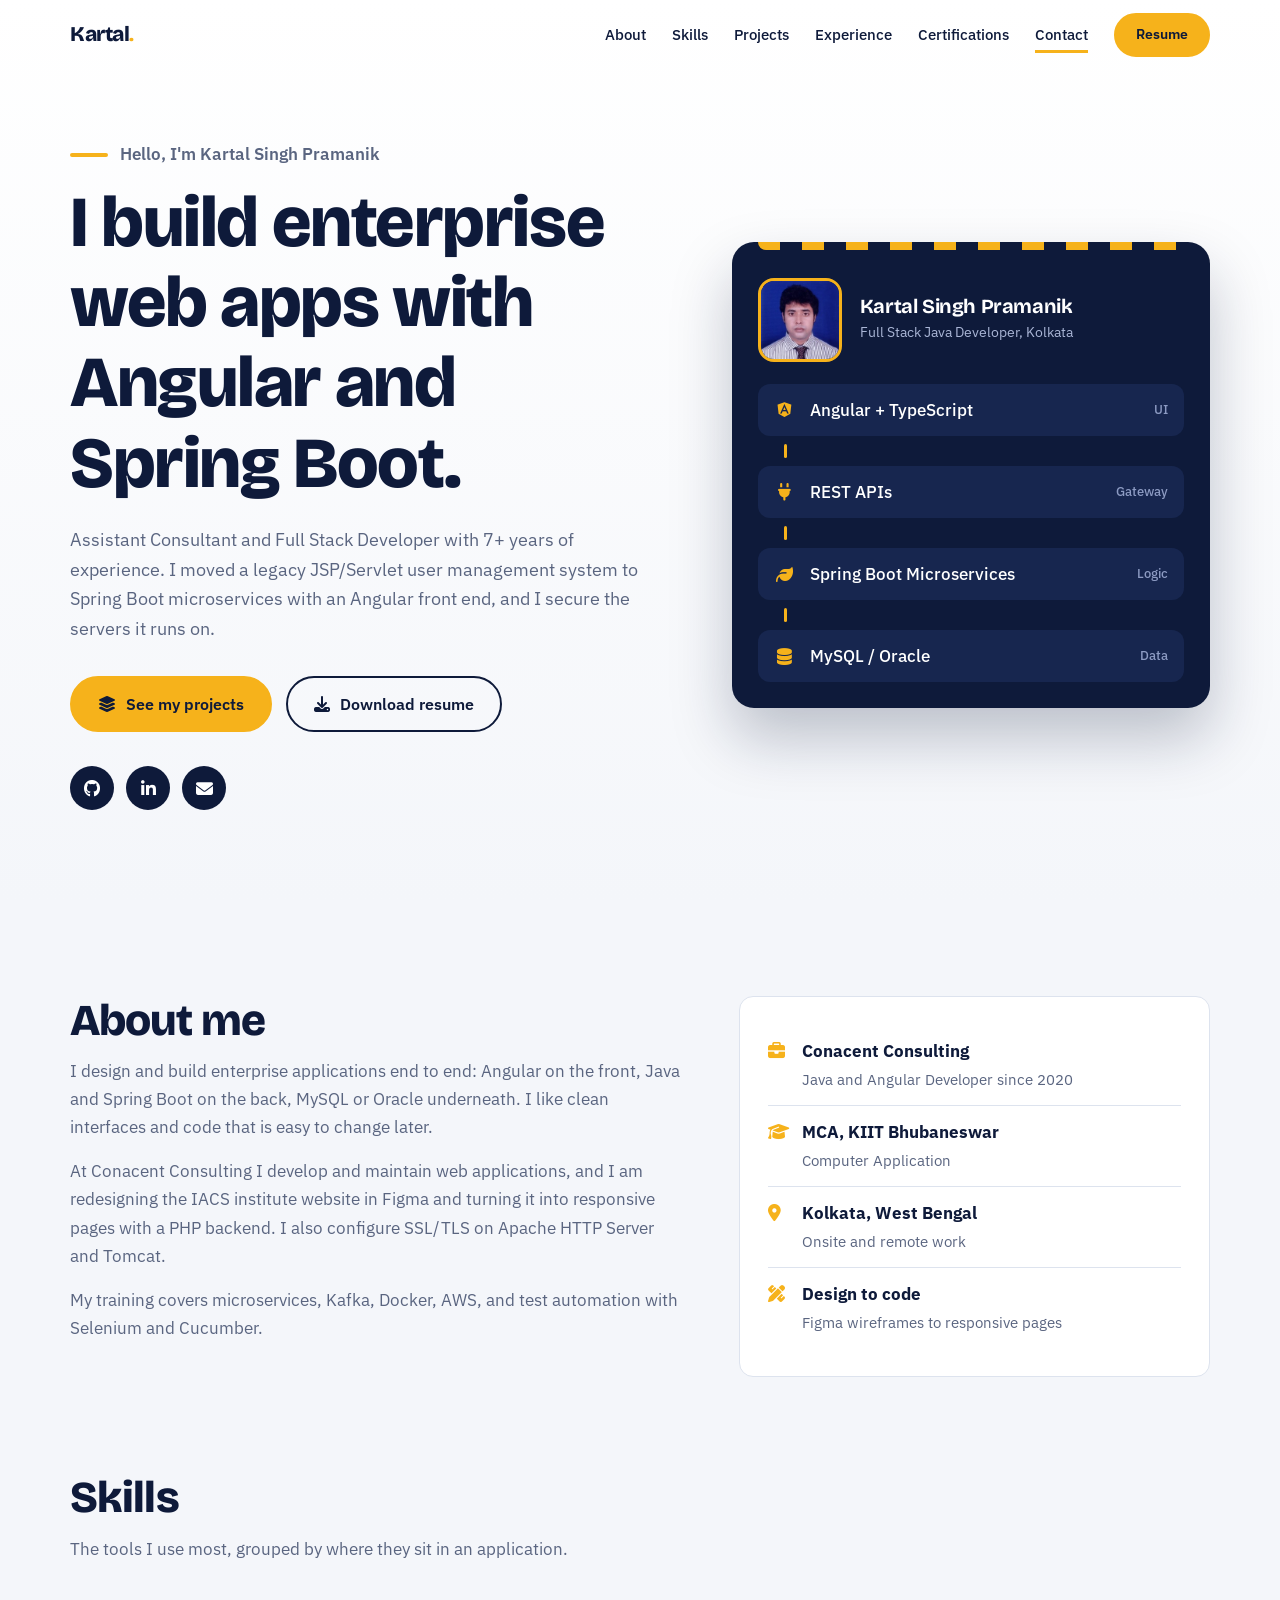
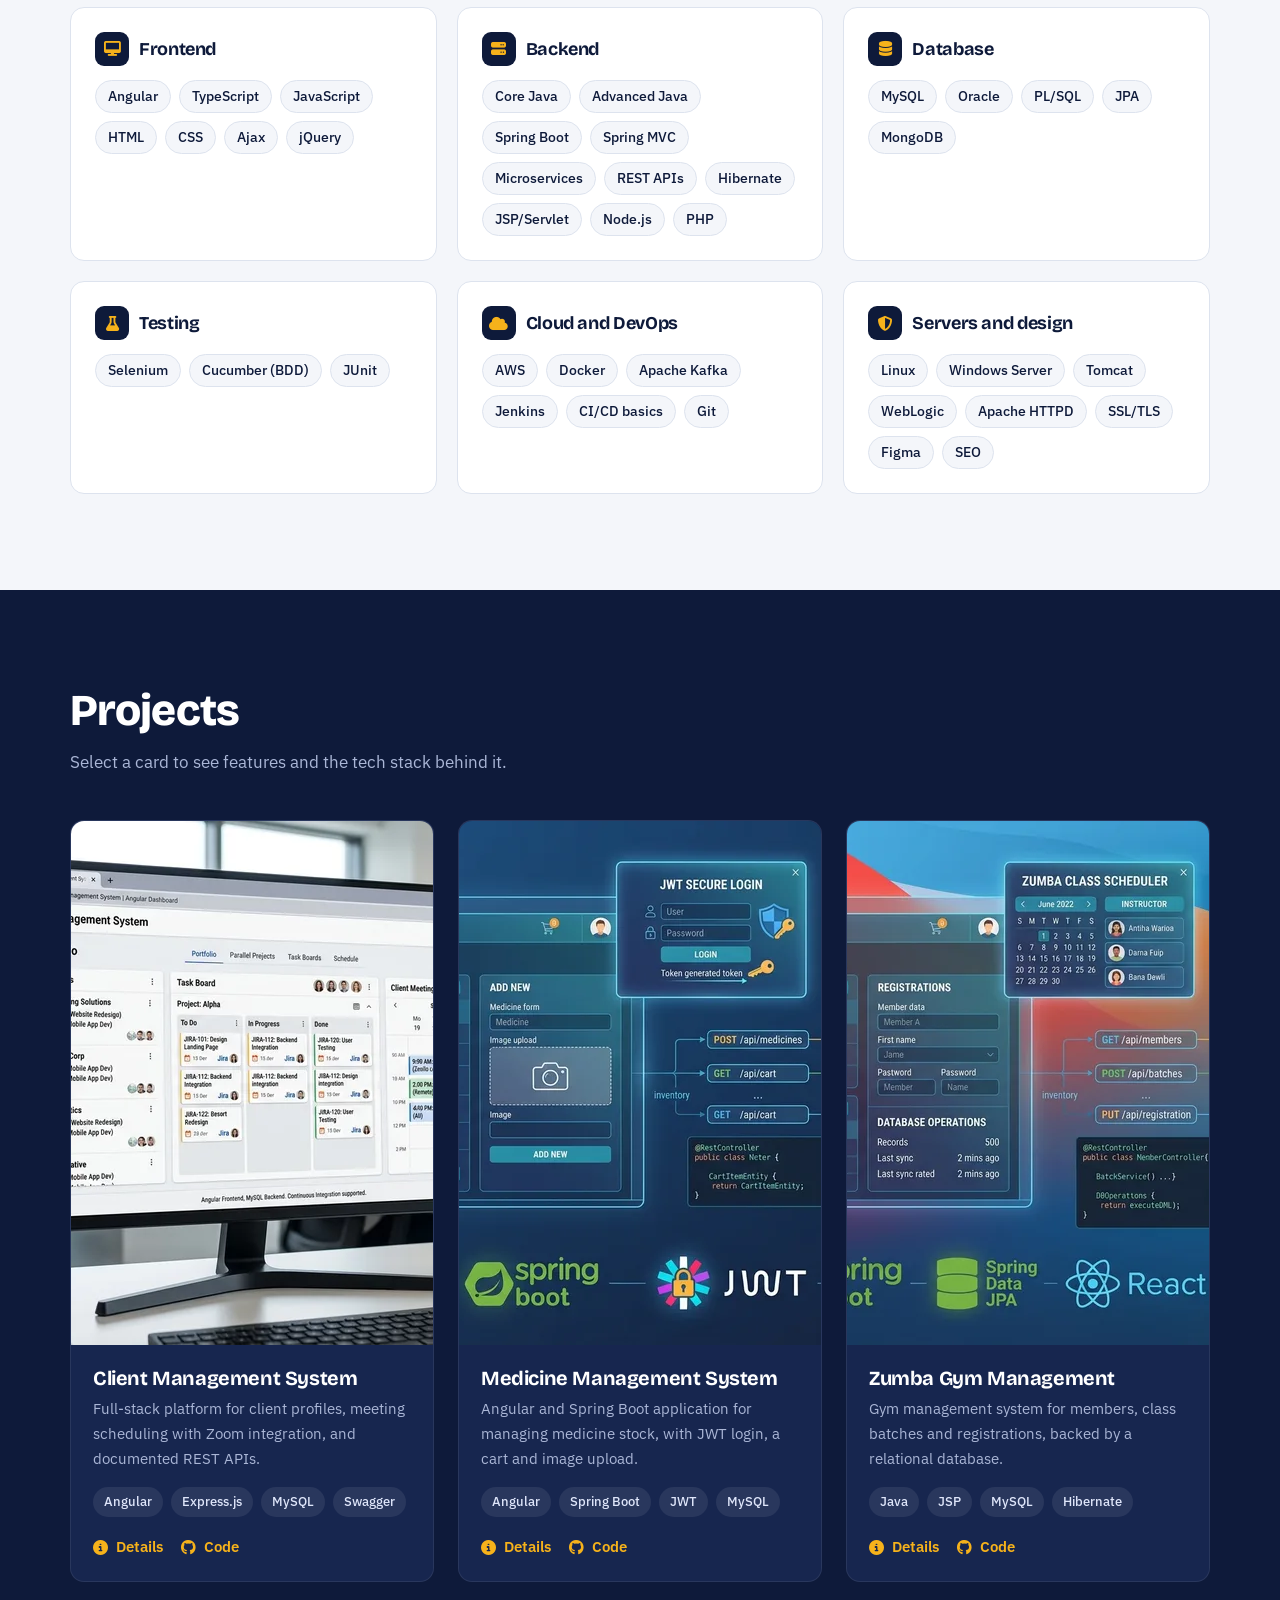
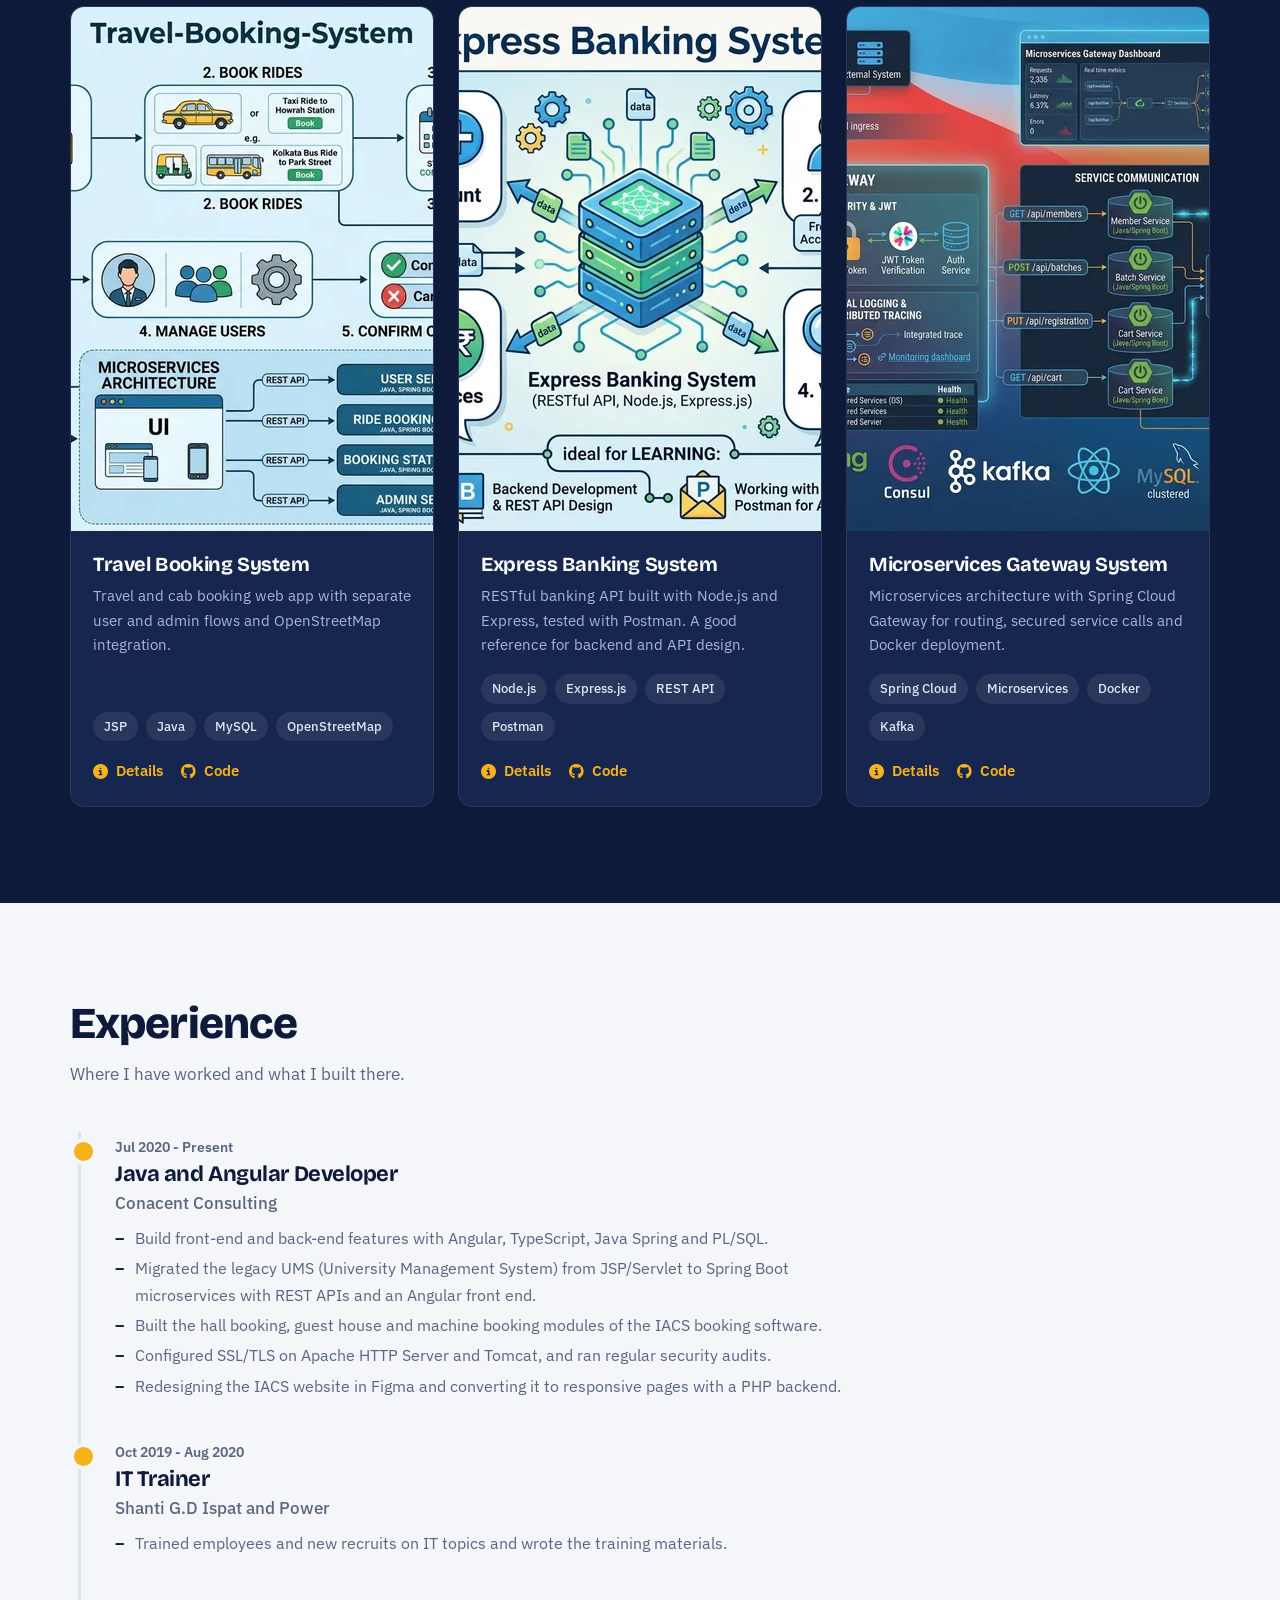
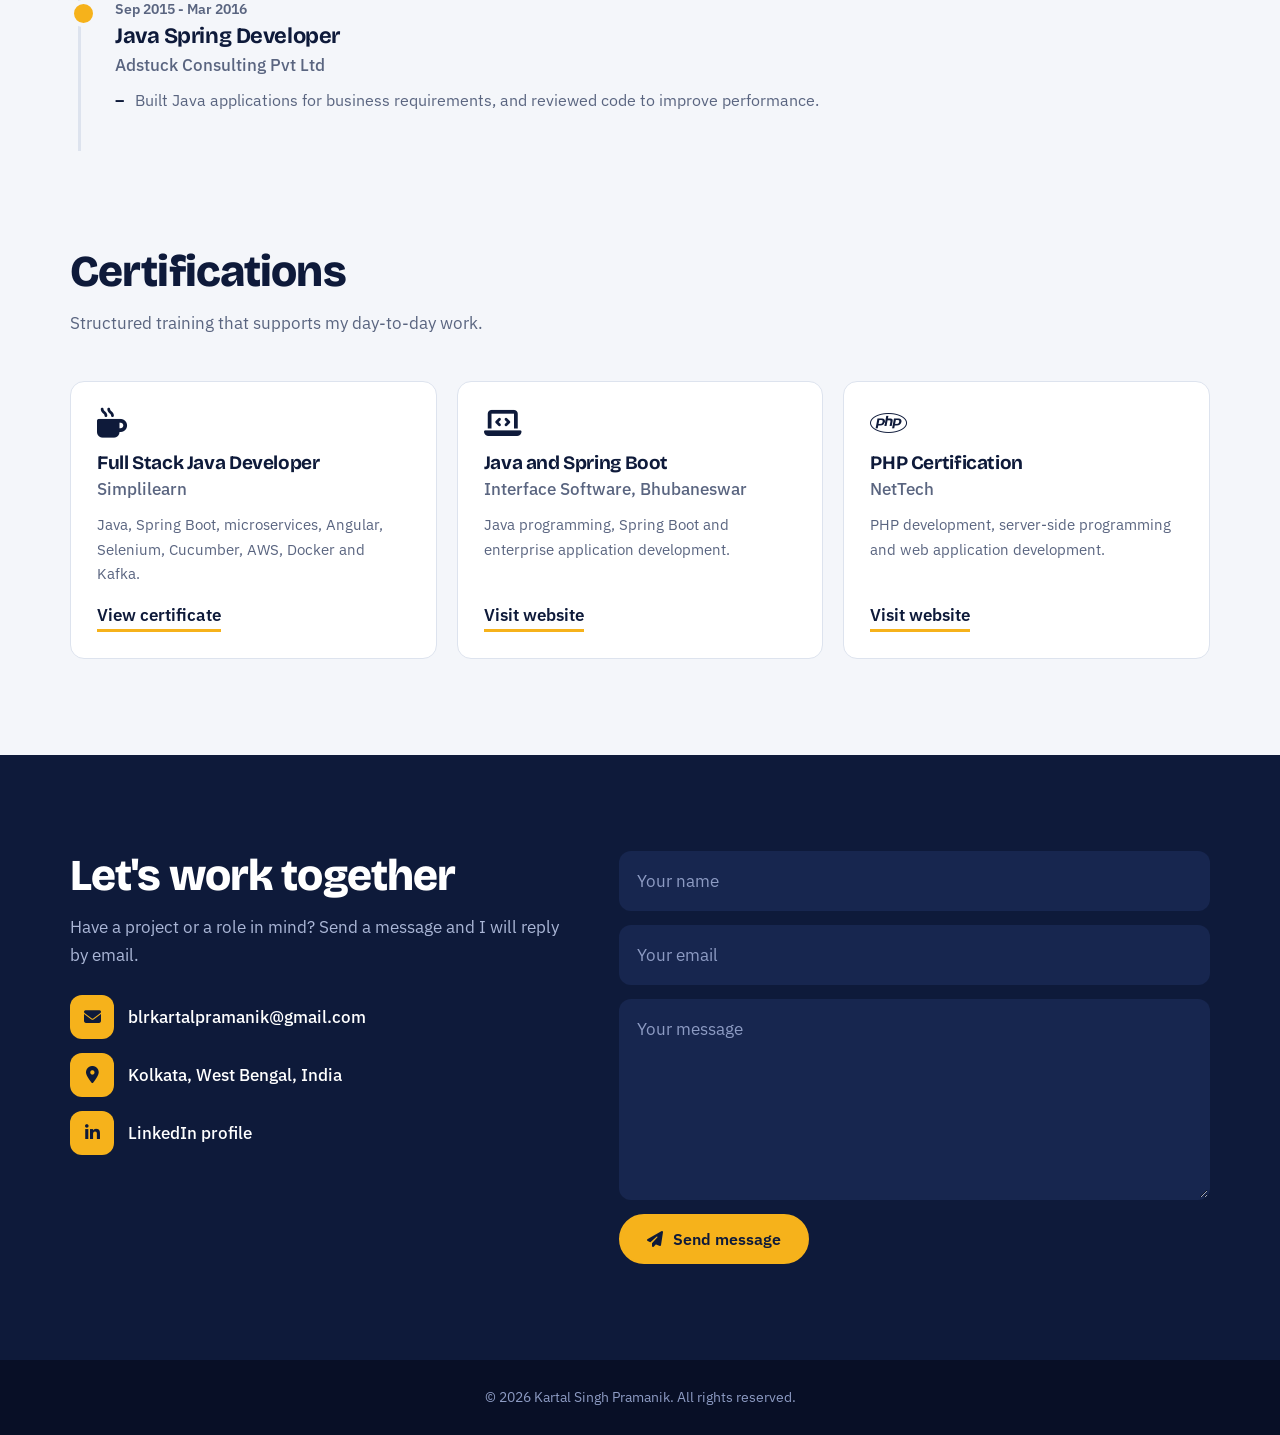
<file: index.html>
<!DOCTYPE html>
<html lang="en">
<head>
<meta charset="UTF-8">
<meta name="viewport" content="width=device-width, initial-scale=1">
<title>Kartal Singh Pramanik | Full Stack Developer</title>
<meta name="description" content="Kartal Singh Pramanik - Full Stack Developer in Kolkata specializing in Angular, Java, Spring Boot, Microservices and REST APIs.">
<meta name="author" content="Kartal Singh Pramanik">
<meta property="og:title" content="Kartal Singh Pramanik | Full Stack Developer">
<meta property="og:description" content="Portfolio of enterprise Angular, Java and Spring Boot projects.">
<meta property="og:type" content="website">
<meta property="og:url" content="https://blrkartalpramanik.github.io/">
<meta property="og:image" content="https://blrkartalpramanik.github.io/assets/images/project-1.webp">
<meta name="twitter:card" content="summary_large_image">
<link rel="icon" href="data:image/svg+xml,%3Csvg xmlns='http://www.w3.org/2000/svg' viewBox='0 0 64 64'%3E%3Crect width='64' height='64' rx='14' fill='%230e1a3a'/%3E%3Ctext x='32' y='45' font-size='36' font-family='Arial' font-weight='800' text-anchor='middle' fill='%23f6b21b'%3EK%3C/text%3E%3C/svg%3E">
<link rel="preconnect" href="https://fonts.googleapis.com"><link rel="preconnect" href="https://fonts.gstatic.com" crossorigin>
<link href="https://fonts.googleapis.com/css2?family=Bricolage+Grotesque:wght@700;800&family=IBM+Plex+Sans:wght@400;500;600&display=swap" rel="stylesheet">
<link rel="stylesheet" href="https://cdnjs.cloudflare.com/ajax/libs/font-awesome/6.5.2/css/all.min.css">
<link rel="stylesheet" href="assets/css/style.css">
</head>
<body>

<header id="top"><nav class="wrap">
  <a href="#home" class="logo">Kartal<b>.</b></a>
  <button class="burger" aria-label="Toggle menu" aria-expanded="false"><i class="fa-solid fa-bars"></i></button>
  <div class="links">
    <a href="#about">About</a><a href="#skills">Skills</a><a href="#projects">Projects</a>
    <a href="#experience">Experience</a><a href="#certifications">Certifications</a><a href="#contact">Contact</a>
    <a href="assets/resume/Kartal_Resume.docx" class="btn fill" download>Resume</a>
  </div>
</nav></header>

<main>
<section class="hero" id="home"><div class="wrap">
  <div>
    <p class="hi">Hello, I'm Kartal Singh Pramanik</p>
    <h1>I build enterprise web apps with Angular and Spring Boot.</h1>
    <p class="d">Assistant Consultant and Full Stack Developer with 7+ years of experience. I moved a legacy JSP/Servlet user management system to Spring Boot microservices with an Angular front end, and I secure the servers it runs on.</p>
    <div class="cta">
      <a href="#projects" class="btn fill"><i class="fa-solid fa-layer-group"></i> See my projects</a>
      <a href="assets/resume/Kartal_Resume.docx" class="btn" download><i class="fa-solid fa-download"></i> Download resume</a>
    </div>
    <div class="soc">
      <a href="https://github.com/blrkartalpramanik" target="_blank" rel="noopener" aria-label="GitHub"><i class="fa-brands fa-github"></i></a>
      <a href="https://in.linkedin.com/in/kartal-singh-pramanik-57a328a8" target="_blank" rel="noopener" aria-label="LinkedIn"><i class="fa-brands fa-linkedin-in"></i></a>
      <a href="mailto:blrkartalpramanik@gmail.com" aria-label="Email"><i class="fa-solid fa-envelope"></i></a>
    </div>
  </div>
  <div class="plate" aria-label="My typical stack">
    <div class="id"><img src="assets/images/profile.jpg" alt="Kartal Singh Pramanik"><div><h3>Kartal Singh Pramanik</h3><span>Full Stack Java Developer, Kolkata</span></div></div>
    <div class="flow">
      <div class="node"><i class="fa-brands fa-angular"></i>Angular + TypeScript<em>UI</em></div><div class="arr"></div>
      <div class="node"><i class="fa-solid fa-plug"></i>REST APIs<em>Gateway</em></div><div class="arr"></div>
      <div class="node"><i class="fa-solid fa-leaf"></i>Spring Boot Microservices<em>Logic</em></div><div class="arr"></div>
      <div class="node"><i class="fa-solid fa-database"></i>MySQL / Oracle<em>Data</em></div>
    </div>
  </div>
</div></section>

<section id="about"><div class="wrap about">
  <div class="rv">
    <h2 class="h2">About me</h2>
    <p>I design and build enterprise applications end to end: Angular on the front, Java and Spring Boot on the back, MySQL or Oracle underneath. I like clean interfaces and code that is easy to change later.</p>
    <p>At Conacent Consulting I develop and maintain web applications, and I am redesigning the IACS institute website in Figma and turning it into responsive pages with a PHP backend. I also configure SSL/TLS on Apache HTTP Server and Tomcat.</p>
    <p>My training covers microservices, Kafka, Docker, AWS, and test automation with Selenium and Cucumber.</p>
  </div>
  <ul class="facts rv">
    <li><i class="fa-solid fa-briefcase"></i><div><strong>Conacent Consulting</strong><span>Java and Angular Developer since 2020</span></div></li>
    <li><i class="fa-solid fa-graduation-cap"></i><div><strong>MCA, KIIT Bhubaneswar</strong><span>Computer Application</span></div></li>
    <li><i class="fa-solid fa-location-dot"></i><div><strong>Kolkata, West Bengal</strong><span>Onsite and remote work</span></div></li>
    <li><i class="fa-solid fa-pen-ruler"></i><div><strong>Design to code</strong><span>Figma wireframes to responsive pages</span></div></li>
  </ul>
</div></section>

<section id="skills" style="padding-top:0"><div class="wrap">
  <h2 class="h2">Skills</h2><p class="lead">The tools I use most, grouped by where they sit in an application.</p>
  <div class="skills rv">
    <div class="sk"><h3><i class="fa-solid fa-desktop"></i>Frontend</h3><div class="chips"><span>Angular</span><span>TypeScript</span><span>JavaScript</span><span>HTML</span><span>CSS</span><span>Ajax</span><span>jQuery</span></div></div>
    <div class="sk"><h3><i class="fa-solid fa-server"></i>Backend</h3><div class="chips"><span>Core Java</span><span>Advanced Java</span><span>Spring Boot</span><span>Spring MVC</span><span>Microservices</span><span>REST APIs</span><span>Hibernate</span><span>JSP/Servlet</span><span>Node.js</span><span>PHP</span></div></div>
    <div class="sk"><h3><i class="fa-solid fa-database"></i>Database</h3><div class="chips"><span>MySQL</span><span>Oracle</span><span>PL/SQL</span><span>JPA</span><span>MongoDB</span></div></div>
    <div class="sk"><h3><i class="fa-solid fa-flask"></i>Testing</h3><div class="chips"><span>Selenium</span><span>Cucumber (BDD)</span><span>JUnit</span></div></div>
    <div class="sk"><h3><i class="fa-solid fa-cloud"></i>Cloud and DevOps</h3><div class="chips"><span>AWS</span><span>Docker</span><span>Apache Kafka</span><span>Jenkins</span><span>CI/CD basics</span><span>Git</span></div></div>
    <div class="sk"><h3><i class="fa-solid fa-shield-halved"></i>Servers and design</h3><div class="chips"><span>Linux</span><span>Windows Server</span><span>Tomcat</span><span>WebLogic</span><span>Apache HTTPD</span><span>SSL/TLS</span><span>Figma</span><span>SEO</span></div></div>
  </div>
</div></section>

<section id="projects" class="dark"><div class="wrap">
  <h2 class="h2">Projects</h2><p class="lead">Select a card to see features and the tech stack behind it.</p>
  <div class="pgrid" id="pgrid"></div>
</div></section>

<section id="experience"><div class="wrap">
  <h2 class="h2">Experience</h2><p class="lead">Where I have worked and what I built there.</p>
  <div class="tl">
    <div class="ti rv"><time>Jul 2020 - Present</time><h3>Java and Angular Developer</h3><h4>Conacent Consulting</h4><ul>
      <li>Build front-end and back-end features with Angular, TypeScript, Java Spring and PL/SQL.</li>
      <li>Migrated the legacy UMS (University Management System) from JSP/Servlet to Spring Boot microservices with REST APIs and an Angular front end.</li>
      <li>Built the hall booking, guest house and machine booking modules of the IACS booking software.</li>
      <li>Configured SSL/TLS on Apache HTTP Server and Tomcat, and ran regular security audits.</li>
      <li>Redesigning the IACS website in Figma and converting it to responsive pages with a PHP backend.</li></ul></div>
    <div class="ti rv"><time>Oct 2019 - Aug 2020</time><h3>IT Trainer</h3><h4>Shanti G.D Ispat and Power</h4><ul>
      <li>Trained employees and new recruits on IT topics and wrote the training materials.</li></ul></div>
    <div class="ti rv"><time>Sep 2015 - Mar 2016</time><h3>Java Spring Developer</h3><h4>Adstuck Consulting Pvt Ltd</h4><ul>
      <li>Built Java applications for business requirements, and reviewed code to improve performance.</li></ul></div>
  </div>
</div></section>

<section id="certifications" style="padding-top:0"><div class="wrap">
  <h2 class="h2">Certifications</h2><p class="lead">Structured training that supports my day-to-day work.</p>
  <div class="certs">
    <div class="cc rv"><i class="fa-solid fa-mug-hot"></i><h3>Full Stack Java Developer</h3><h4>Simplilearn</h4><p>Java, Spring Boot, microservices, Angular, Selenium, Cucumber, AWS, Docker and Kafka.</p><a href="https://success.simplilearn.com/181946085" target="_blank" rel="noopener">View certificate</a></div>
    <div class="cc rv"><i class="fa-solid fa-laptop-code"></i><h3>Java and Spring Boot</h3><h4>Interface Software, Bhubaneswar</h4><p>Java programming, Spring Boot and enterprise application development.</p><a href="https://infaso.in/" target="_blank" rel="noopener">Visit website</a></div>
    <div class="cc rv"><i class="fa-brands fa-php"></i><h3>PHP Certification</h3><h4>NetTech</h4><p>PHP development, server-side programming and web application development.</p><a href="https://www.nettech.in/" target="_blank" rel="noopener">Visit website</a></div>
  </div>
</div></section>

<section id="contact" class="dark"><div class="wrap contact">
  <div>
    <h2 class="h2">Let's work together</h2>
    <p>Have a project or a role in mind? Send a message and I will reply by email.</p>
    <div class="cl">
      <a href="mailto:blrkartalpramanik@gmail.com"><i class="fa-solid fa-envelope"></i>blrkartalpramanik@gmail.com</a>
      <div><i class="fa-solid fa-location-dot"></i>Kolkata, West Bengal, India</div>
      <a href="https://in.linkedin.com/in/kartal-singh-pramanik-57a328a8" target="_blank" rel="noopener"><i class="fa-brands fa-linkedin-in"></i>LinkedIn profile</a>
    </div>
  </div>
  <form action="https://formspree.io/f/xdekzqpr" method="POST">
    <input type="text" name="name" placeholder="Your name" aria-label="Your name" required>
    <input type="email" name="email" placeholder="Your email" aria-label="Your email" required>
    <textarea name="message" rows="6" placeholder="Your message" aria-label="Your message" required></textarea>
    <input type="hidden" name="_subject" value="New portfolio message">
    <button class="btn fill" type="submit"><i class="fa-solid fa-paper-plane"></i> Send message</button>
  </form>
</div></section>
</main>

<footer>&copy; <span id="yr"></span> Kartal Singh Pramanik. All rights reserved.</footer>
<button class="top" aria-label="Back to top"><i class="fa-solid fa-arrow-up"></i></button>

<div class="modal" id="modal" role="dialog" aria-modal="true" aria-labelledby="mt"><div class="mw">
  <button class="x" aria-label="Close">&times;</button>
  <div class="mc"><img id="mi" alt=""><div class="mi">
    <h2 id="mt"></h2><p id="md"></p><h4>Features</h4><ul id="mf"></ul><h4>Tech stack</h4><div class="chips" id="mtags"></div>
    <a class="btn fill" id="mg" target="_blank" rel="noopener"><i class="fa-brands fa-github"></i> View code</a>
  </div></div>
</div></div>

<script src="assets/js/main.js"></script>
</body>
</html>
</file>
<file: assets/css/style.css>
:root{--ink:#0e1a3a;--ink2:#17264f;--paper:#f4f6fa;--card:#fff;--sun:#f6b21b;--muted:#5a6580;--line:#dde3ee;--r:14px}
*{margin:0;padding:0;box-sizing:border-box}html{scroll-behavior:smooth;scroll-padding-top:80px}
body{font:400 17px/1.65 'IBM Plex Sans',system-ui,sans-serif;background:var(--paper);color:var(--ink);overflow-x:hidden}
h1,h2,h3,.logo{font-family:'Bricolage Grotesque',sans-serif;line-height:1.12;letter-spacing:-.02em}
a{color:inherit;text-decoration:none}img{max-width:100%;display:block}ul{list-style:none}
:focus-visible{outline:3px solid var(--sun);outline-offset:3px}
.wrap{width:90%;max-width:1140px;margin:auto}section{padding:96px 0}
.h2{font-size:clamp(30px,4vw,44px);font-weight:800;margin-bottom:12px}.lead{color:var(--muted);max-width:60ch;margin-bottom:44px}
.btn{display:inline-flex;align-items:center;gap:10px;padding:13px 26px;border-radius:50px;font-weight:600;border:2px solid var(--ink);transition:.25s;cursor:pointer;font-size:16px;font-family:inherit;background:none;color:inherit}
.btn.fill{background:var(--sun);border-color:var(--sun);color:var(--ink)}.btn:hover{transform:translateY(-3px);box-shadow:0 10px 24px rgba(14,26,58,.18)}
.dark .btn{border-color:#fff}.dark .btn.fill{color:var(--ink);border-color:var(--sun)}
header{position:fixed;inset:0 0 auto;z-index:50;transition:.3s}header.s{background:rgba(244,246,250,.93);backdrop-filter:blur(10px);box-shadow:0 1px 0 var(--line)}
nav{display:flex;align-items:center;justify-content:space-between;height:70px}.logo{font-weight:800;font-size:21px}.logo b{color:var(--sun)}
.links{display:flex;gap:26px;align-items:center;font-weight:500;font-size:15px}.links a:not(.btn){position:relative;padding:4px 0}
.links a:not(.btn)::after{content:"";position:absolute;left:0;bottom:-2px;height:3px;width:0;background:var(--sun);transition:.25s}.links a:hover::after,.links a.on::after{width:100%}
.links .btn{padding:8px 20px;font-size:14px}.burger{display:none;background:none;border:0;font-size:24px;color:var(--ink);cursor:pointer}
.hero{min-height:100vh;display:flex;align-items:center;padding:120px 0 70px;background:linear-gradient(180deg,#fff 0,var(--paper) 100%)}
.hero .wrap{display:grid;grid-template-columns:1.25fr 1fr;gap:64px;align-items:center}
.hi{font-weight:600;color:var(--muted);margin-bottom:14px}.hi::before{content:"";display:inline-block;width:38px;height:4px;background:var(--sun);vertical-align:middle;margin-right:12px;border-radius:4px}
h1{font-size:clamp(40px,5.6vw,72px);font-weight:800;margin-bottom:22px}
.hero p.d{color:var(--muted);max-width:56ch;margin-bottom:32px;font-size:18px}.cta{display:flex;flex-wrap:wrap;gap:14px;margin-bottom:34px}
.soc{display:flex;gap:12px}.soc a{width:44px;height:44px;border-radius:50%;background:var(--ink);color:#fff;display:grid;place-items:center;transition:.25s}.soc a:hover{background:var(--sun);color:var(--ink);transform:translateY(-3px)}
.plate{background:var(--ink);color:#fff;border-radius:22px;padding:26px;position:relative;box-shadow:0 30px 60px rgba(14,26,58,.25)}
.plate::before{content:"";position:absolute;left:26px;right:26px;top:0;height:8px;background:repeating-linear-gradient(90deg,var(--sun) 0 22px,var(--ink) 22px 44px);border-radius:0 0 8px 8px}
.id{display:flex;gap:18px;align-items:center;margin:10px 0 22px}.id img{width:84px;height:84px;border-radius:16px;object-fit:cover;border:3px solid var(--sun)}
.id h3{font-size:20px}.id span{color:#aab6d6;font-size:14px}
.flow{display:grid;gap:8px}.node{display:flex;align-items:center;gap:14px;background:var(--ink2);border-radius:12px;padding:12px 16px;font-weight:500;animation:in .6s both}
.node i{color:var(--sun);width:22px;text-align:center}.node em{margin-left:auto;font-style:normal;color:#8d9bc3;font-size:13px}
.flow .arr{height:14px;width:3px;background:var(--sun);margin-left:26px;border-radius:2px}
.node:nth-child(3){animation-delay:.25s}.node:nth-child(5){animation-delay:.5s}.node:nth-child(7){animation-delay:.75s}
@keyframes in{from{opacity:0;transform:translateX(18px)}}
.about{display:grid;grid-template-columns:1.3fr 1fr;gap:56px}.about p{color:var(--muted);margin-bottom:16px}
.facts{background:var(--card);border-radius:var(--r);padding:28px;border:1px solid var(--line);align-self:start}
.facts li{display:flex;gap:14px;padding:12px 0;border-bottom:1px solid var(--line)}.facts li:last-child{border:0}.facts i{color:var(--sun);margin-top:5px;width:20px}
.facts strong{display:block}.facts span{color:var(--muted);font-size:15px}
.skills{display:grid;grid-template-columns:repeat(3,1fr);gap:20px}
.sk{background:var(--card);border:1px solid var(--line);border-radius:var(--r);padding:24px}.sk h3{font-size:18px;margin-bottom:14px;display:flex;gap:10px;align-items:center}.sk h3 i{color:var(--sun);background:var(--ink);width:34px;height:34px;border-radius:9px;display:grid;place-items:center;font-size:15px}
.chips{display:flex;flex-wrap:wrap;gap:8px}.chips span{background:var(--paper);border:1px solid var(--line);padding:4px 12px;border-radius:30px;font-size:14px;font-weight:500}
.dark{background:var(--ink);color:#fff}.dark .lead{color:#aab6d6}
.pgrid{display:grid;grid-template-columns:repeat(3,1fr);gap:24px}
.pc{background:var(--ink2);border-radius:var(--r);overflow:hidden;display:flex;flex-direction:column;border:1px solid rgba(255,255,255,.08);transition:.3s}
.pc:hover{transform:translateY(-6px);border-color:var(--sun)}.pc img{aspect-ratio:16/9;object-fit:cover;width:100%;cursor:pointer}
.pb{padding:22px;display:flex;flex-direction:column;flex:1}.pb h3{font-size:20px;margin-bottom:8px}.pb p{color:#aab6d6;font-size:15px;margin-bottom:16px;flex:1}
.pc .chips span{background:rgba(255,255,255,.08);border-color:transparent;color:#dfe6fa;font-size:13px;padding:3px 10px}
.pl{display:flex;gap:18px;margin-top:18px;font-weight:600;font-size:15px}.pl button,.pl a{background:none;border:0;color:var(--sun);cursor:pointer;font:inherit;display:flex;gap:8px;align-items:center}.pl :hover{text-decoration:underline}
.modal{position:fixed;inset:0;background:rgba(6,12,30,.78);display:none;place-items:center;z-index:100;padding:20px}.modal.on{display:grid}
.mw{position:relative;max-width:620px;width:100%}
.mc{background:#fff;color:var(--ink);border-radius:var(--r);max-height:90vh;overflow:auto;animation:in .3s both}
.mc img{width:100%;aspect-ratio:16/9;object-fit:cover}.mi{padding:28px}.mi h2{font-size:28px;margin-bottom:10px}.mi h4{margin:20px 0 8px;font-size:15px}.mi p{color:var(--muted)}
.mi li{padding-left:22px;position:relative;margin:4px 0}.mi li::before{content:"";position:absolute;left:0;top:11px;width:10px;height:4px;background:var(--sun);border-radius:2px}
.mi .chips{margin-bottom:22px}.x{position:absolute;right:14px;top:14px;width:40px;height:40px;border-radius:50%;border:0;background:var(--sun);font-size:22px;cursor:pointer;z-index:2}
.mi .btn{padding:9px 20px;font-size:15px;margin-right:8px}
.tl{border-left:3px solid var(--line);margin-left:8px}.ti{position:relative;padding:0 0 34px 34px}.ti::before{content:"";position:absolute;left:-11px;top:6px;width:19px;height:19px;border-radius:50%;background:var(--sun);border:4px solid var(--paper)}
.ti time{font-weight:600;color:var(--muted);font-size:14px}.ti h3{font-size:22px;margin:2px 0}.ti h4{font-weight:500;color:var(--muted);margin-bottom:8px}
.ti li{padding-left:20px;position:relative;color:var(--muted);font-size:16px;margin:4px 0;max-width:75ch}.ti li::before{content:"–";position:absolute;left:0;color:var(--ink);font-weight:700}
.certs{display:grid;grid-template-columns:repeat(3,1fr);gap:20px}.cc{background:var(--card);border:1px solid var(--line);border-radius:var(--r);padding:26px;display:flex;flex-direction:column}
.cc>i{font-size:30px;margin-bottom:14px}.cc h3{font-size:19px}.cc h4{color:var(--muted);font-weight:500;margin:2px 0 10px}.cc p{color:var(--muted);font-size:15px;flex:1}.cc a{font-weight:600;margin-top:14px;border-bottom:3px solid var(--sun);align-self:flex-start}
.contact{display:grid;grid-template-columns:1fr 1.2fr;gap:56px}.contact p{color:#aab6d6;margin-bottom:26px}
.cl a,.cl div{display:flex;gap:14px;align-items:center;margin-bottom:14px;font-weight:500}.cl i{width:44px;height:44px;border-radius:12px;background:var(--sun);color:var(--ink);display:grid;place-items:center;flex:none}
form{display:grid;gap:14px}input,textarea{width:100%;padding:14px 16px;border-radius:12px;border:2px solid transparent;background:var(--ink2);color:#fff;font:inherit}
input::placeholder,textarea::placeholder{color:#8d9bc3}input:focus,textarea:focus{outline:0;border-color:var(--sun)}form .btn{justify-self:start}
footer{background:#080f26;color:#8d9bc3;text-align:center;padding:26px;font-size:14px}
.top{position:fixed;right:22px;bottom:22px;width:46px;height:46px;border-radius:50%;background:var(--sun);border:0;font-size:16px;cursor:pointer;opacity:0;pointer-events:none;transition:.3s;z-index:40}.top.on{opacity:1;pointer-events:auto}
.rv{opacity:0;transform:translateY(20px);transition:.6s}.rv.on{opacity:1;transform:none}
@media(max-width:900px){section{padding:72px 0}.hero .wrap,.about,.contact{grid-template-columns:1fr}.skills,.pgrid,.certs{grid-template-columns:1fr 1fr}
.burger{display:block}.links{position:absolute;top:70px;left:0;right:0;background:var(--paper);flex-direction:column;padding:20px;gap:16px;display:none;box-shadow:0 20px 30px rgba(0,0,0,.1)}.links.on{display:flex}}
@media(max-width:600px){.skills,.pgrid,.certs{grid-template-columns:1fr}body{font-size:16px}}
@media(prefers-reduced-motion:reduce){*{animation:none!important;transition:none!important;scroll-behavior:auto!important}.rv{opacity:1;transform:none}}
</file>
